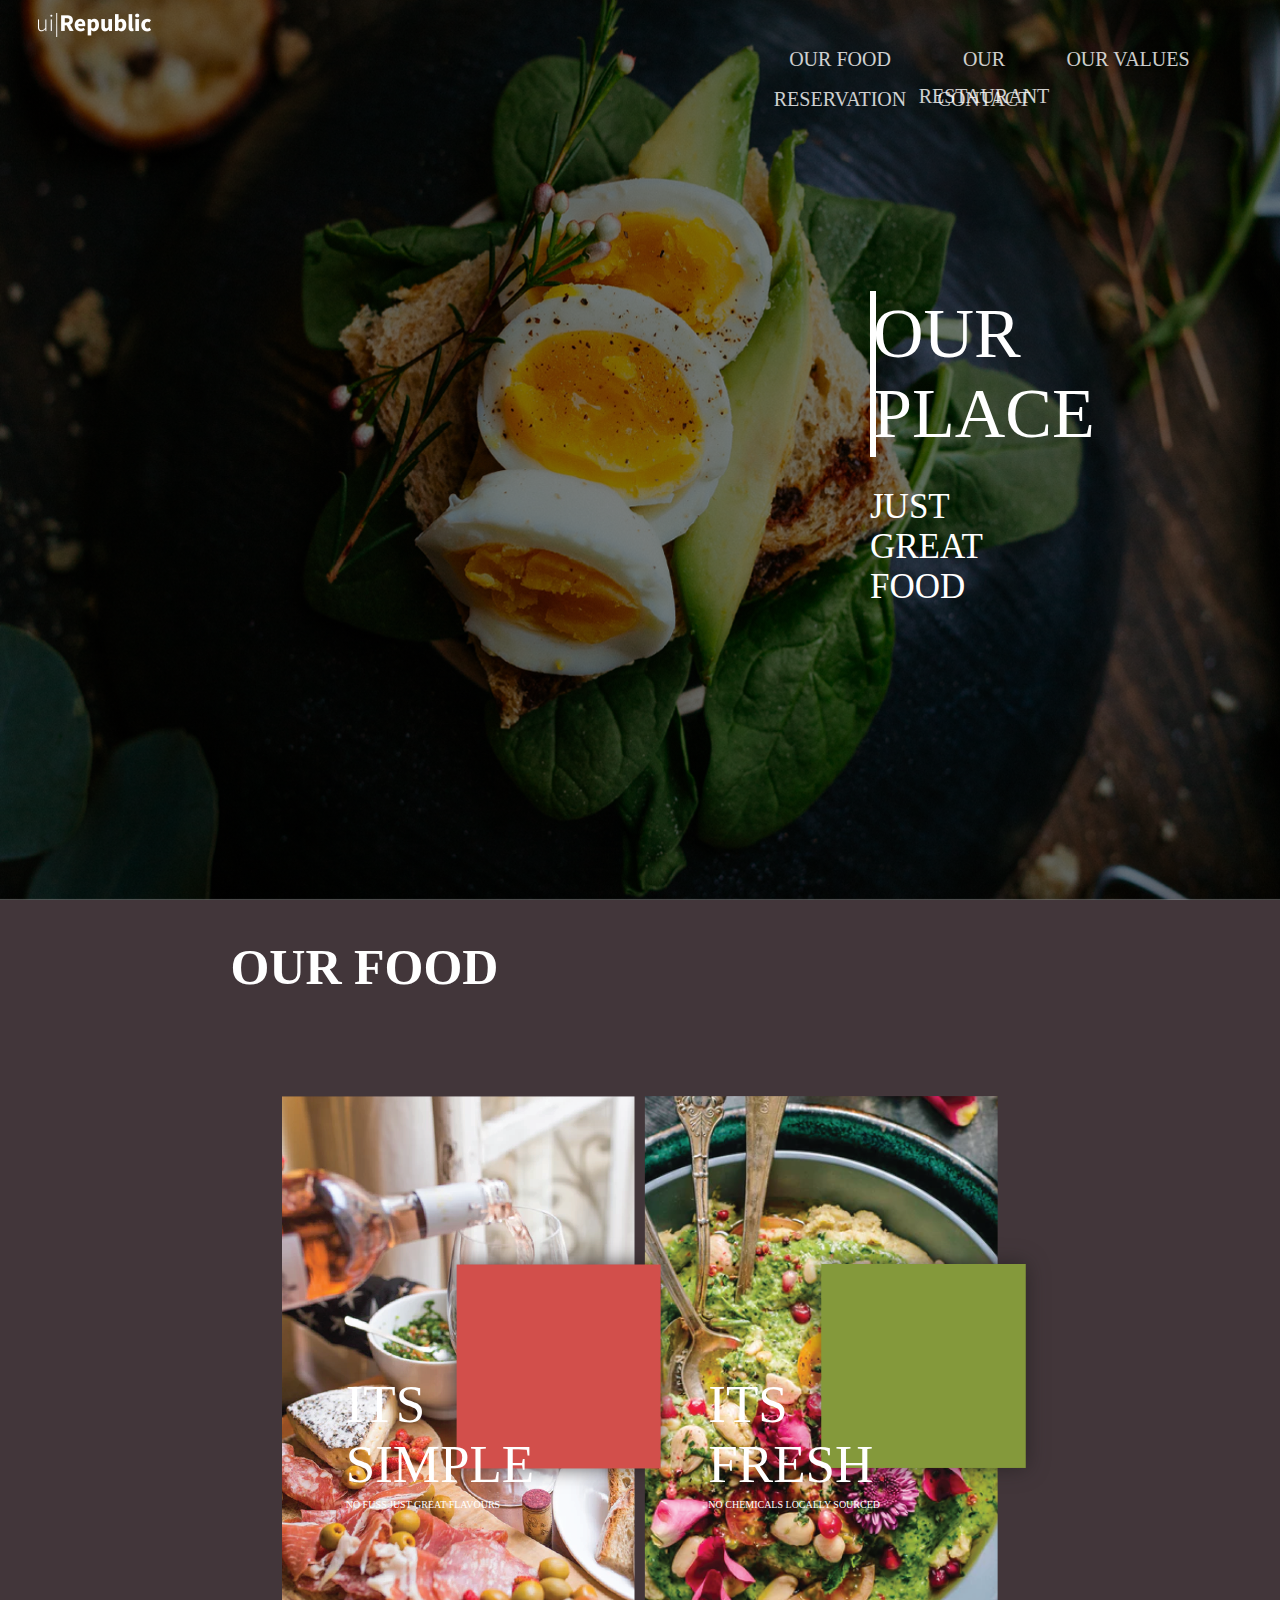
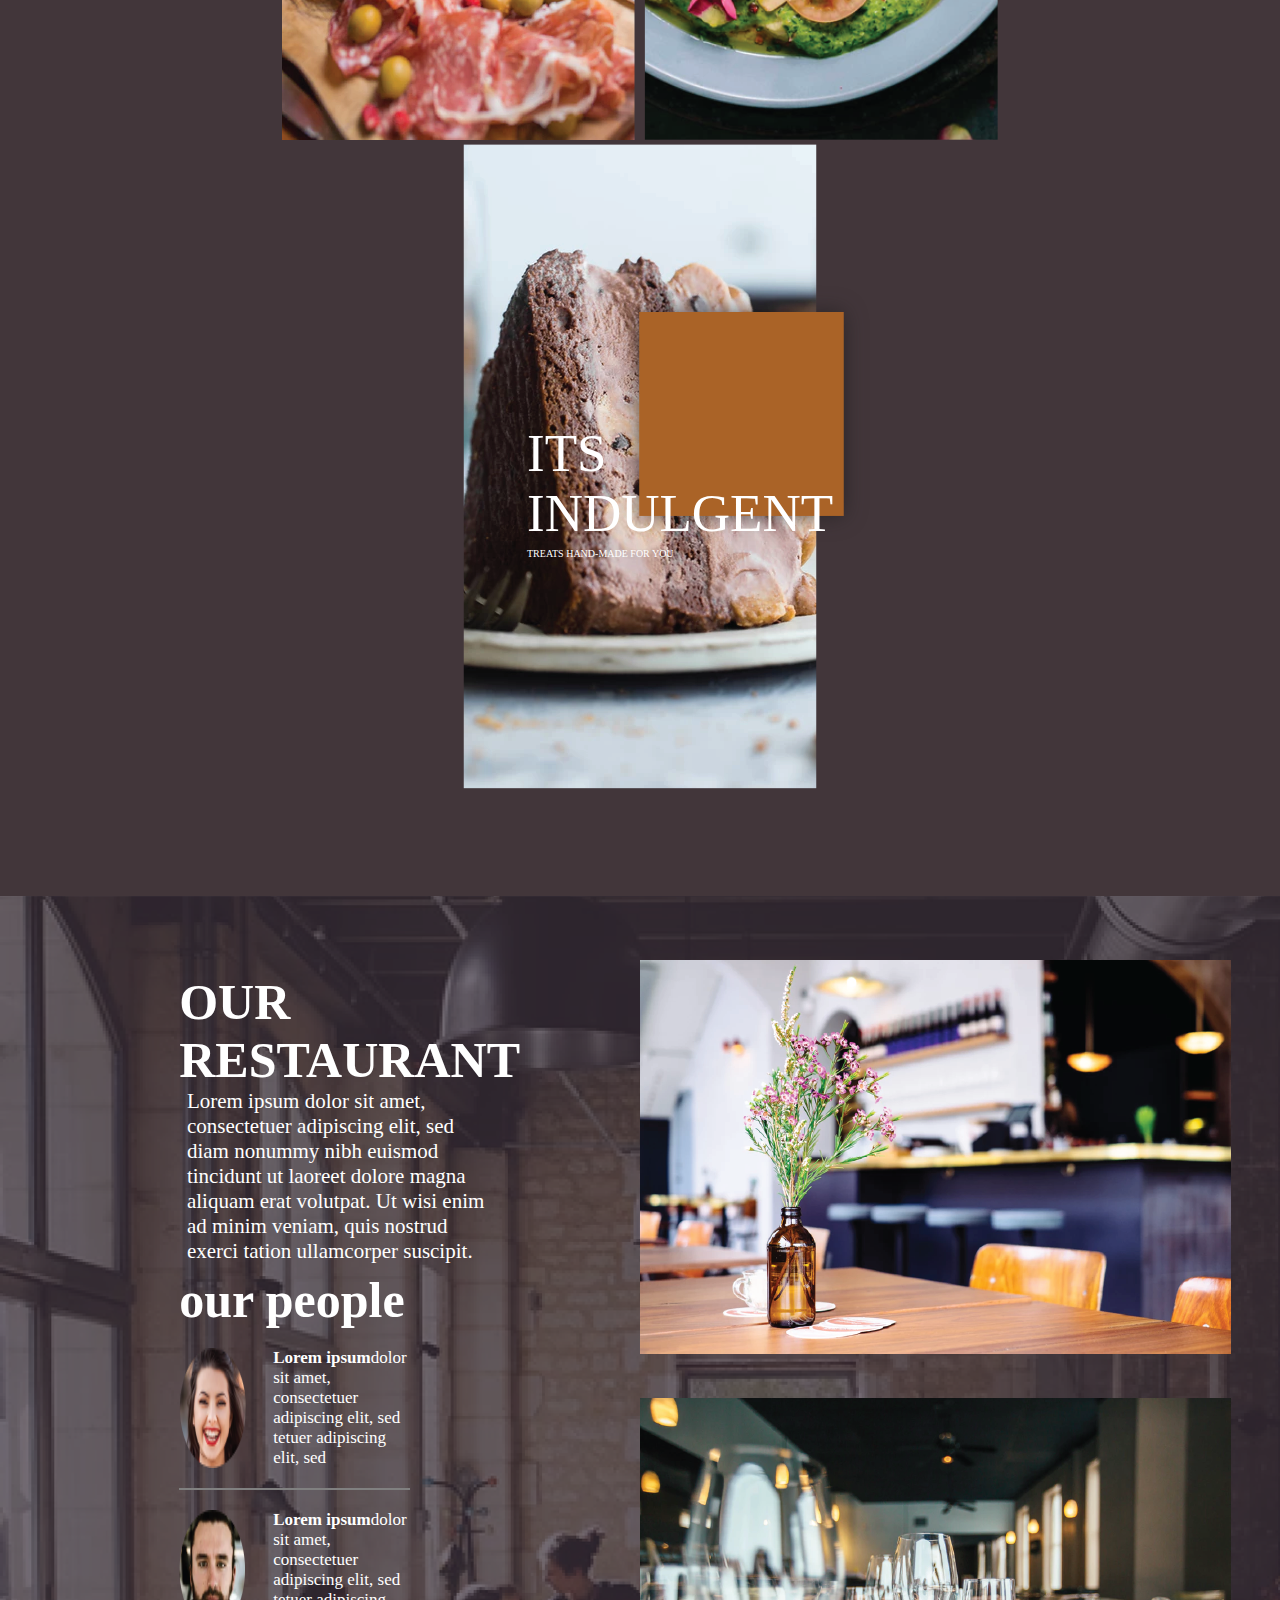
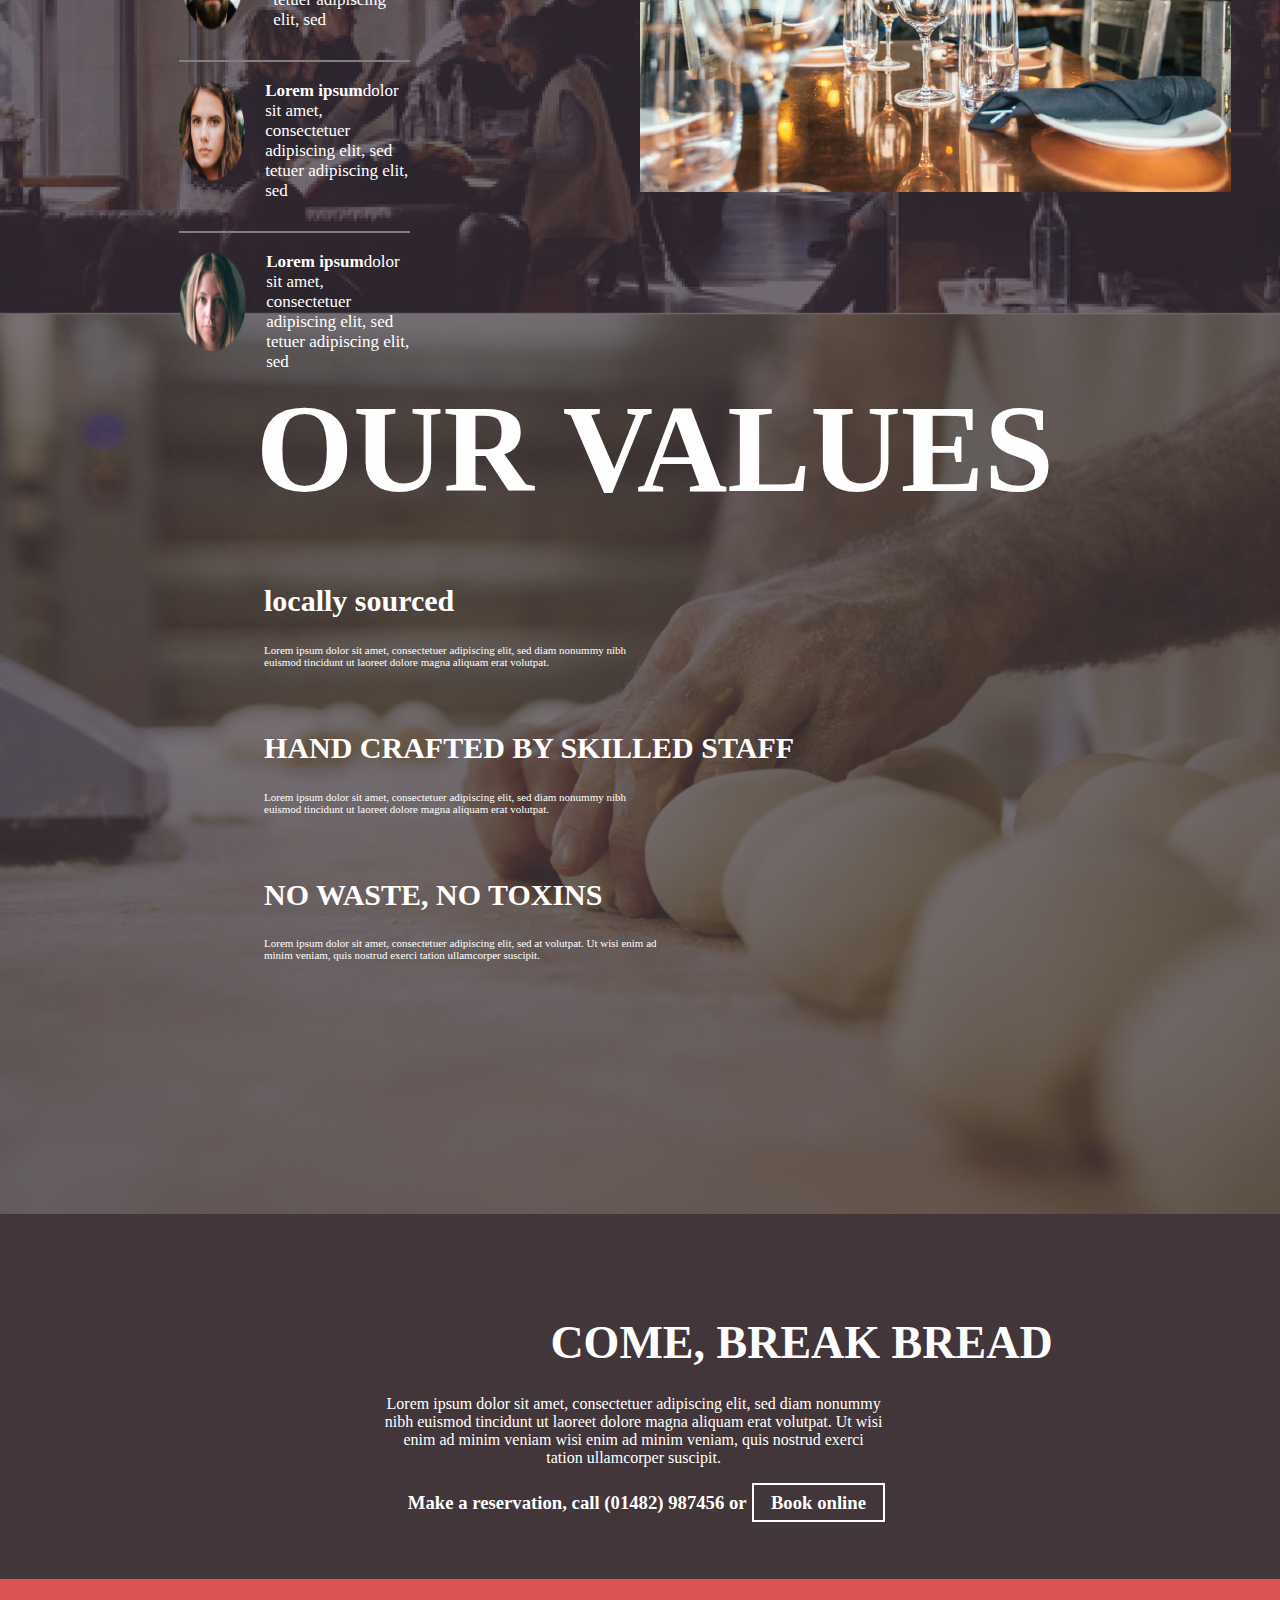
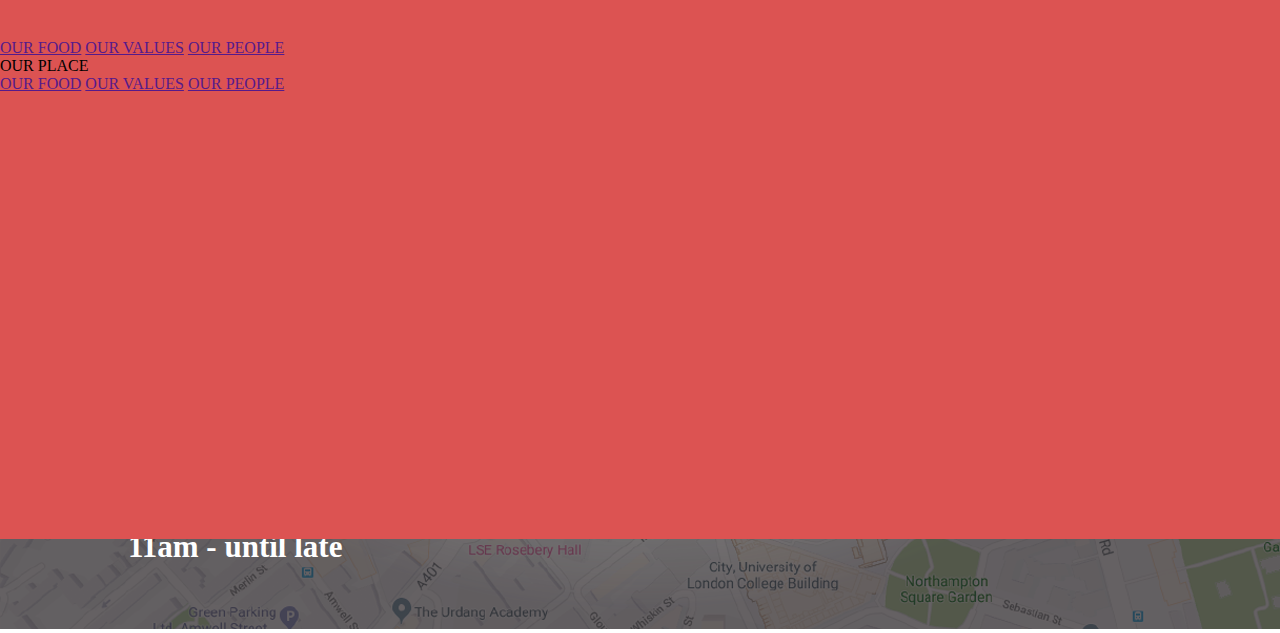
<file: index.html>
<!DOCTYPE html>
<html>
<head>
	<title></title>
	<link rel="stylesheet" href="style.css">

</head>
<body>
<section class="section1">
	<header>
            <div class="logo"><img src="pics\logo.png"></div>
            <ul>
                <li><a href="">OUR FOOD</a></li>
                <li><a href="">OUR RESTAURANT</a></li>
                <li><a href="">OUR VALUES</a></li>
                <li><a href="">RESERVATION</a></li>
                <li><a href="">CONTACT</a></li>
            </ul>
        <div class="place"><p>OUR PLACE</p></div>
        <div class="para">JUST GREAT FOOD</div>
	</header>
</section> 
<section class="section2">
    <h1>OUR FOOD</h1>
  <div class="container">
    <div class="div1">
        <img src="pics\img2.png">
        <img class="img5" src="pics\img5.png">
        <p class="par"><span class="s">ITS<br> SIMPLE</span><br><span class="p">NO FUSS JUST GREAT FLAVOURS</span></p>
    </div>
    <div class="div1">
        <img src="pics\img3.png">
        <img class="img5" src="pics\img6.png">
        <p class="par"><span class="s">ITS<br> FRESH</span><br><span class="p">NO CHEMICALS LOCALLY SOURCED</span></p>
    </div>
    <div class="div1">
        <img src="pics\img4.png">
        <img class="img5" src="pics\img7.png">
        <p class="par"><span class="s">ITS <br>INDULGENT</span><br><span class="p"> TREATS HAND-MADE FOR YOU</span></p>
    </div>
  </div>
</section>
<section class="section3">
        <div class="div1">
            <div class="div2">
                <div class="div3">
                    <div class="div4">
                        <h1 class="h1">OUR RESTAURANT</h1>
                        <div class="div5">
                            <p>Lorem ipsum dolor sit amet, consectetuer adipiscing elit, sed diam nonummy nibh euismod tincidunt ut laoreet dolore magna aliquam erat volutpat. Ut wisi enim ad minim veniam, quis nostrud exerci tation ullamcorper suscipit.</p>
                        </div>
                        <h1 class="h2">our people</h1>
                        <div class="div6">
                            <div class="div7">
                                <img src="pics/img9.png">
                                <div class="div8">
                                    <p><strong>Lorem ipsum</strong>dolor sit amet, consectetuer adipiscing elit, sed  tetuer adipiscing elit, sed </p>
                                </div>
                            </div>
                            <div class="div9">
                                <img src="pics/img10.png">
                                <div class="div10">
                                    <p><strong>Lorem ipsum</strong>dolor sit amet, consectetuer adipiscing elit, sed  tetuer adipiscing elit, sed </p>
                                </div>
                            </div>
                            <div class="div11">
                                <img src="pics/img11.png">
                                <div class="div12">
                                    <p><strong>Lorem ipsum</strong>dolor sit amet, consectetuer adipiscing elit, sed  tetuer adipiscing elit, sed </p>
                                </div>
                            </div>
                            <div class="div13">
                                <img src="pics/img12.png" >
                                <div class="div14">
                                    <p><strong>Lorem ipsum</strong>dolor sit amet, consectetuer adipiscing elit, sed  tetuer adipiscing elit, sed </p>
                                </div>
                            </div>
                        </div>
                    </div>
                </div>
            </div>
            <div class="div15">
                <div class="div16">
                    <img src="pics/img13.png" style="margin-top: 5%;">
                </div>
                <div class="div17">
                    <img src="pics/img14.png">
                </div>
            </div>
        </div>
</section>
<section class="section4">
    <h1>OUR VALUES</h1>
    <div class="div">
        <div class="div1">
        <h1 class="h">locally sourced</h1>
        <p>Lorem ipsum dolor sit amet, consectetuer adipiscing elit, sed diam nonummy nibh<br> euismod tincidunt ut laoreet dolore magna aliquam erat volutpat.</p>
        </div>
        <div class="div1">
        <h1 class="h">HAND CRAFTED BY SKILLED STAFF</h1>
        <p>Lorem ipsum dolor sit amet, consectetuer adipiscing elit, sed diam nonummy nibh<br> euismod tincidunt ut laoreet dolore magna aliquam erat volutpat.</p>
        </div>
        <div class="div1">
        <h1  class="h">NO WASTE, NO TOXINS</h1>
        <p>Lorem ipsum dolor sit amet, consectetuer adipiscing elit, sed at volutpat. Ut wisi enim ad <br>minim veniam, quis nostrud exerci tation ullamcorper suscipit.</p>
        </div>
    </div>
</section>
<section class="section5">
    
        <h1>COME, BREAK BREAD</h1>
        <p>Lorem ipsum dolor sit amet, consectetuer adipiscing elit, sed diam nonummy nibh euismod tincidunt ut laoreet dolore magna aliquam erat volutpat. Ut wisi enim ad minim veniam wisi enim ad minim veniam, quis nostrud exerci tation ullamcorper suscipit. </p>
        <h3>Make a reservation, call <strong>(01482) 987456</strong> or<span>Book online</span></h3>
</section>
<section class="section6">
    <img class="img1" src="pics/img17.png">
    <img class="img2" src="pics/img18.png">
    <div class="div1">
        <h1>VISIT US</h1>
        <p>Lorem ipsum dolor, Sit amet consectetuer, Adipiscing elit, Sed diam  HU18 1LE </p>
        <h3> OPEN DAILY <br>11am - until late</h3>
    </div>
</section>
<section class="section7">
    <div class="div1">
        <a href="">OUR FOOD</a>
        <a href="">OUR VALUES</a>
        <a href="">OUR PEOPLE</a>
        <div class="place2"><p>OUR PLACE</p></div>
        <a href="">OUR FOOD</a>
        <a href="">OUR VALUES</a>
        <a href="">OUR PEOPLE</a>

    </div>
    
</section>

</body>
</html>
</file>
<file: style.css>
*{
	margin: 0px;
	padding: 0px;
}
header{
	background: linear-gradient( rgba(0, 0, 0, 0.5), rgba(0, 0, 0, 0.5) ), url('pics/img1.png');
	background-size: 100% 100%;
	height: 100vh;
}
ul{
	list-style: none;
	 margin-left: 60%
}
ul li{
	display: inline;
    width: 200px;
    height: 40px;
    opacity: .8;
    line-height: 37px;
    text-align: center;
    font-size: 20px
}
ul li a{
	text-decoration: none;
    color: white;
    width: 144px;
    height: 40px;
    font-family: Bebas Neue;
    float: left;
}
.section1 a:hover{
	border:3px 
	solid red;
}
.logo img{
	margin-left: 3%;
	margin-top: 1%;
}
.place{
	color: white;
    margin-left: 870px;
    margin-top: 250px;
    border: 3px solid white;
    font-size: 70px;
    margin-right: 864px;
    font-family: Bebas Neue;
}
.para{
	margin-left: 870px;
    margin-top: 30px;
    margin-right: 940px;
    color: white;
    font-size: 35px;
    font-family: Bebas Neue;
    border-bottom: 3px solid white;
}
.section2{
	background-color: 
	#42363A;
}
.container{
	display: flex;
	flex-wrap: wrap;
	justify-content: space-evenly;
	margin: 100px 272px 26px 272px;
	padding-bottom: 8%
}
.section2 h1{
	margin-left: 18%;
    color: white;
    font-family: Bebas Neue;
    font-size: 50px;
    padding-top: 3%;
}

.section2 .container .div1 .par{
	position: absolute;
	margin-top: -370px;
	margin-left: 5%  
}
.section2 .container .div1 .par .s{
	font-size: 53px;
    font-family: Bebas Neue;
    color: white;

}
.section2 .container .div1 .par .p{
	font-size: 10px;
	font-family: Bebas Neue;
	color: white;

}
.section2 .container .div1 .img5{
	position: absolute;
	margin-left: -16%;
    margin-top: 11%;
}
.section3{
	background-image: url(pics/img8.png);
	height: 1018px;
}
.section3 .div1{
	background: rgba(57, 45, 59, 0.7);
	width: 100%;
	height: 1018px;
	display: flex;
	margin-top: -26px;
}
.section3 .div2{
	width: 50%;
	color: white;
}
.section3 .div3{
	float:
	 right;
}
.section3 .div4{
	float: right;
	width: 60%;
}
.section3 .div4 .h1{
	font-size: 50px;
	font-family:Bebas Neue;
	margin-left: -20%;
    margin-top: 20%;
}
.section3 .div5{
	width: 
	60%;
}
.section3 .div5 p{
    font-family:Lato;
    margin-left: -30%;
    font-size: 21px
}
.section3 .div4 .h2{
	font-size: 50px;
    font-family: Bebas Neue;
    margin-left: -20%;
    margin-top: 2%;
}
.section3 .div6 .div7{
	display: flex;
	border-bottom: 2px gray solid;
	width: 60%;
	padding-bottom: 20px;
	margin-left: -20%;
	 margin-top: 5%;
}
.section3 .div6 .div7 img{
	border-radius: 10px;
    padding-bottom: 0px;
    width: 160px;  
}
.section3 .div6 .div7 .div8{
	margin-left: 
	27px;
}
.section3 .div6 .div7 .div8 p{
	font-family:Lato;
	font-size: 17px;
}
.section3 .div6 .div9{
	display: flex;
	border-bottom: 2px gray solid;
	width: 60%;
	padding-bottom: 30px;
    margin-left: -20%;
    margin-top: 5%;
}
.section3 .div6 .div9 img{
	border-radius: 10px;
	padding-bottom: 0px;
    width: 160px;
}
.section3 .div6 .div9 .div10{
	margin-left: 
	27px;
}
.section3 .div6 .div9 .div10 p{
	font-family: Lato;
	font-size: 17px;
}
.section3 .div6 .div11{
	display: flex;
	border-bottom: 2px gray solid;
	width: 60%;
	padding-bottom: 30px;
    margin-left: -20%;
    margin-top: 5%;
}
.section3 .div6 .div11 img{
     border-radius: 10px;
     padding-bottom: 20px;
     width: 160px;
}
.section3 .div6 .div11 .div12{
     margin-left: 
     20px;
}
.section3 .div6 .div11 .div12 p{
     font-family: Lato;
     font-size: 17px;
}
.section3 .div6 .div13{
	display: flex;
	width: 60%;
	padding-bottom: 30px;
    margin-left: -20%;
    margin-top: 5%;
}
.section3 .div6 .div13 img{
	border-radius: 10px;
	padding-bottom: 20px;
    width: 160px;
}
.section3 .div6 .div13 .div14{
	margin-left: 
                20px;
}
.section3 .div6 .div13 .div14 p{
	font-family: Lato;
	font-size: 17px;
}
.section3 .div1 .div15{
	width: 50%;
	color: white;
}
.section3 .div1 .div15 .div16 {
	margin-top: 
	5%;
}

.section3 .div1 .div15 .div17{
	margin-top: 
	40px;
}
.section4{
	background: linear-gradient( rgba(66, 54, 58, 0.7), rgba(66, 54, 58, 0.7) ), url('pics/img15.png');
	height: 100vh;
    background-size: cover;
}
.section4 h1{
	font-size: 125px;
    font-family: Bebas Neue;
    color: white;
    margin-left: 20%;
    padding-top: 5%
}
.section4 .div .h{
	font-size: 
	30px;
}
.section4 .div1{
	margin-left: 
	10px;
}
.section4 .div p{
	font-size: 11px;
    margin-left: 20%;
    color: white;
    font-family: Lato;
    margin-top: 2%;
}
.section5{
	background-color:
	#42363A;
}
.section5 h1{
   font-size: 46px;
    padding-top: 8%;
    padding-left: 43%;
    font-family: Bebas Neue;
    color: white
}
.section5 p{
	font-family: lato;
    margin-left: 30%;
    margin-right: 31%;
    text-align: center;
    padding-top: 2%;
    color: white;
}
.section5 h3{
    font-family: lato;
    margin-left: 30%;
    margin-right: 29%;
    text-align: center;
    padding-top: 2%;
    padding-bottom: 8%;
    color: white;
}
.section5 h3 span{
	border: 2px solid white;
    padding: 7px 17px 7px 17px;
    margin-left: 1%;
}
.section6{
	background: linear-gradient( rgba(0, 0, 0, 0.5), rgba(0, 0, 0, 0.5) ), url('pics/img16.png');
	height: 68vh;
}
.section6 .img1{
	width: 100%;
	height: 68vh;
}
.section6 .img2{
	position: absolute;
	margin-left: -93%;
    margin-top: 6%
}
.section6 .div1{
	position: absolute;
	margin-top: -25%;
    margin-left: 10%;
}
.section6 .div1 h1{
    font-size: 55px;
    font-family: Bebas Neue;
    color: white;
}
.section6 .div1 p{
	color: white;
    font-size: 13px;
    font-family: lato;
    margin-right: 81%;
    padding-top: 3%;
}
.section6 .div1 h3{
	color: white;
	font-size: 31px;
	font-family: Bebas Neue;
	padding-top: 2%;
}
.section7 {
    background-color: #DC5352;
    padding: 60px 0px;
    width: 100%;
    height: 440px;
    position: absolute;
    top: 531%;
    
}
.contain1{
    display: flex;
    width: 40%;
    justify-content: space-evenly;
    margin-top: 10%;
    margin-left: 5%;
}
.contain1 a{
    color: white;
    font-family: "Bebas Neue";
    font-size: 20px;
    
      
}

.contain2{
    display: flex;
    justify-content: space-evenly;
    margin-top: -6%;
    margin-left: 46%;
    border: 6px solid white;
    width: 10%;
    position: absolute;
}

.contain2 a{
    color: white;
    font-family: "Bebas Neue";
    font-size: 80px;
    list-style: none;
    border-bottom: none;
    text-decoration: none;
    
    
      
}

.contain3{
    display: flex;
    width: 40%;
    justify-content: space-evenly;
    margin-top: -2%;
    margin-left: 57%;
}
.contain3 a{
    color: white;
    font-family: "Bebas Neue";
    font-size: 20px;
    
      
}

.section8{
    background-color: #42363A;
    height: 105px;
    width: 100%;
    position: absolute;
    margin-top: 28%;
    
    
}
.section8 .container-section8{
    display: flex;
    justify-content: space-evenly;
    margin-top: 1%;
    width: 40%;
    margin-left: 31%;
}
.section8 .container-section8 img{
   margin-top: -18%;
    height: 100px;


}
#p1{
    color: white;
    font-family: "Bebas Neue";
    text-align: center;
}
#p2{
    color: white;
    font-family: "Bebas Neue";
    text-align: center;  
}
</file>
